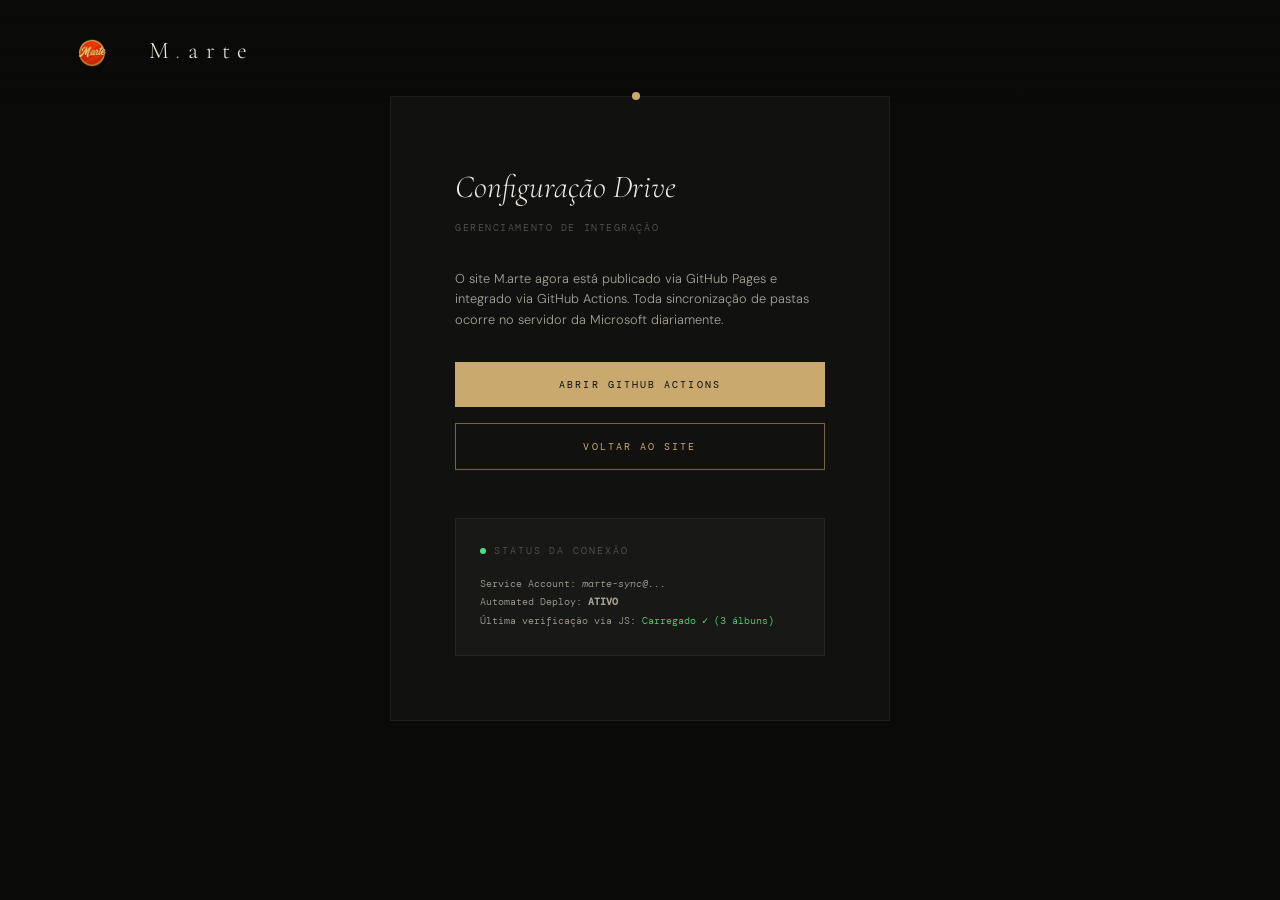
<file: admin.html>
<!DOCTYPE html>
<html lang="pt-BR">
<head>
<meta charset="UTF-8">
<meta name="viewport" content="width=device-width, initial-scale=1.0">
<title>Painel Sincronização — M.arte</title>
<link href="https://fonts.googleapis.com/css2?family=Cormorant+Garamond:ital,wght@0,300;0,400;0,600;1,300;1,400&family=DM+Sans:wght@300;400;500&family=DM+Mono:wght@300&display=swap" rel="stylesheet">
<link rel="stylesheet" href="assets/css/style.css">
<style>
  body {
    padding: 6rem 2rem;
    display: flex;
    justify-content: center;
  }
  .admin-panel {
    background: var(--bg2);
    border: 1px solid rgba(255,255,255,0.06);
    padding: 4rem;
    width: 100%;
    max-width: 500px;
  }
  .admin-title {
    font-family: var(--serif);
    font-size: 2rem;
    color: var(--cream);
    margin-bottom: 0.5rem;
    font-style: italic;
  }
  .admin-sub {
    font-family: var(--mono);
    font-size: 0.65rem;
    letter-spacing: 0.15em;
    color: var(--cream-mute);
    text-transform: uppercase;
    margin-bottom: 2rem;
  }
  .status-box {
    margin-top: 2rem;
    padding: 1.5rem;
    background: var(--bg3);
    border: 1px solid rgba(255,255,255,0.05);
  }
  .status-title {
    font-family: var(--mono);
    font-size: 0.6rem;
    letter-spacing: 0.2em;
    color: var(--cream-mute);
    text-transform: uppercase;
    margin-bottom: 1rem;
    display: flex;
    align-items: center;
    gap: 0.5rem;
  }
  .status-title .dot {
    width: 6px; height: 6px;
    border-radius: 50%;
    background: #4ade80;
    animation: pulse 2s infinite;
  }
  @keyframes pulse { 0%, 100% { opacity: 1; } 50% { opacity: 0.4; } }
  
  .btn {
    width: 100%;
    background: var(--gold);
    border: none;
    color: var(--bg);
    font-family: var(--mono);
    font-size: 0.65rem;
    letter-spacing: 0.2em;
    text-transform: uppercase;
    padding: 1rem;
    cursor: pointer;
    transition: opacity 0.3s;
    margin-bottom: 1rem;
  }
  .btn:hover { opacity: 0.85; }
  .btn-outline {
    background: transparent;
    border: 1px solid var(--gold-dim);
    color: var(--gold);
  }
  .btn-outline:hover {
    background: rgba(201,169,110,0.1);
  }
</style>
</head>
<body>
<!-- Poeira Dourada Global -->
<div class="dust" id="dust" style="z-index: -1;"></div>

<div class="cursor" id="cursor"></div>

<nav>
  <a href="index.html" class="nav-logo">
    <img src="assets/img/logo.png" alt="M.arte" style="height:32px; margin-right:15px; vertical-align:middle;">
    M<span>.</span>arte
  </a>
</nav>

<div class="admin-panel">
  <div class="admin-title">Configuração Drive</div>
  <div class="admin-sub">Gerenciamento de Integração</div>
  
  <p style="font-size: 0.8rem; color: var(--cream-dim); margin-bottom: 2rem; line-height: 1.6;">
    O site M.arte agora está publicado via GitHub Pages e integrado via GitHub Actions. Toda sincronização de pastas ocorre no servidor da Microsoft diariamente.
  </p>

  <button class="btn" onclick="window.open('https://github.com/igormecka/PORTIFOLIO-M.ARTE/actions', '_blank')">Abrir GitHub Actions</button>
  <button class="btn btn-outline" onclick="window.location.href='index.html'">Voltar ao Site</button>
  
  <div class="status-box">
    <div class="status-title"><div class="dot"></div> Status da Conexão</div>
    <div style="font-family: var(--mono); font-size: 0.65rem; color: var(--cream-dim); line-height: 1.8;">
      Service Account: <em>marte-sync@...</em><br>
      Automated Deploy: <strong>ATIVO</strong><br>
      Última verificação via JS: <span id="jsStatus"></span>
    </div>
  </div>
</div>

<script src="assets/js/drive_data.js"></script>
<script>
  // Dust particles
  function createDust() {
    const dustContainer = document.getElementById('dust');
    if(!dustContainer) return;
    for(let i=0; i<40; i++) {
        let p = document.createElement('div');
        p.className = 'dust-particle';
        let size = Math.random() * 3 + 1;
        p.style.width = size + 'px'; p.style.height = size + 'px';
        p.style.left = Math.random() * 100 + 'vw';
        p.style.animationDuration = (Math.random() * 15 + 10) + 's';
        p.style.animationDelay = (Math.random() * 10) + 's';
        dustContainer.appendChild(p);
    }
  }
  createDust();

  document.addEventListener('mousemove', e => {
    const cursor = document.getElementById('cursor');
    if(cursor) {
        cursor.style.left = e.clientX + 'px';
        cursor.style.top = e.clientY + 'px';
    }
  });

  const status = document.getElementById('jsStatus');
  if(typeof driveData !== 'undefined') {
      status.innerText = "Carregado ✓ (" + driveData.albums.length + " álbuns)";
      status.style.color = "#4ade80";
  } else {
      status.innerText = "FALHA - drive_data.js ausente";
      status.style.color = "#f87171";
  }
</script>
</body>
</html>
</file>
<file: assets/css/style.css>
*, *::before, *::after { margin: 0; padding: 0; box-sizing: border-box; }

  :root {
    --bg: #0a0a08;
    --bg2: #111110;
    --bg3: #181816;
    --cream: #f0ebe0;
    --cream-dim: #a8a398;
    --cream-mute: #5a5650;
    --gold: #c9a96e;
    --gold-dim: #7a6440;
    --white: #faf9f6;
    --serif: 'Cormorant Garamond', Georgia, serif;
    --sans: 'DM Sans', sans-serif;
    --mono: 'DM Mono', monospace;
    --transition: 0.6s cubic-bezier(0.16, 1, 0.3, 1);
  }

  html { scroll-behavior: smooth; }

  body {
    background: var(--bg);
    color: var(--cream);
    font-family: var(--sans);
    font-weight: 300;
    line-height: 1.6;
    overflow-x: hidden;
    cursor: none;
  }

  /* Custom cursor */
  .cursor {
    position: fixed;
    width: 8px; height: 8px;
    background: var(--gold);
    border-radius: 50%;
    pointer-events: none;
    z-index: 10000;
    transition: transform 0.15s ease, opacity 0.3s;
    transform: translate(-50%, -50%);
  }
  .cursor-ring {
    position: fixed;
    width: 32px; height: 32px;
    border: 1px solid rgba(201,169,110,0.4);
    border-radius: 50%;
    pointer-events: none;
    z-index: 9999;
    transition: transform 0.4s cubic-bezier(0.16,1,0.3,1), width 0.3s, height 0.3s, border-color 0.3s;
    transform: translate(-50%, -50%);
  }
  body:has(a:hover) .cursor-ring,
  body:has(button:hover) .cursor-ring {
    width: 48px; height: 48px;
    border-color: rgba(201,169,110,0.7);
  }

  /* Navigation */
  nav {
    position: fixed;
    top: 0; left: 0; right: 0;
    z-index: 100;
    display: flex;
    justify-content: space-between;
    align-items: center;
    padding: 2rem 4rem;
    mix-blend-mode: normal;
  }
  nav::before {
    content: '';
    position: absolute;
    inset: 0;
    background: linear-gradient(to bottom, rgba(10,10,8,0.9), transparent);
    pointer-events: none;
  }
  .nav-logo {
    font-family: var(--serif);
    font-size: 1.5rem;
    font-weight: 300;
    letter-spacing: 0.3em;
    color: var(--cream);
    text-decoration: none;
    position: relative;
  }
  .nav-logo span { color: var(--gold); font-style: italic; }
  .nav-links {
    display: flex;
    gap: 3rem;
    list-style: none;
    position: relative;
  }
  .nav-links a {
    font-family: var(--mono);
    font-size: 0.65rem;
    font-weight: 300;
    letter-spacing: 0.2em;
    color: var(--cream-dim);
    text-decoration: none;
    text-transform: uppercase;
    transition: color 0.3s;
  }
  .nav-links a:hover { color: var(--gold); }
  
  .menu-toggle {
    display: none;
    flex-direction: column;
    gap: 8px;
    background: none;
    border: none;
    cursor: pointer;
    padding: 10px;
    z-index: 1001;
  }
  .menu-toggle span {
    display: block;
    width: 24px;
    height: 1px;
    background: var(--gold);
    transition: 0.3s;
  }
  .menu-toggle.active span:nth-child(1) { transform: translateY(4.5px) rotate(45deg); }
  .menu-toggle.active span:nth-child(2) { transform: translateY(-4.5px) rotate(-45deg); }

  /* Hero */
  #hero {
    height: 100vh;
    position: relative;
    display: flex;
    align-items: flex-end;
    padding: 0 4rem 5rem;
    overflow: hidden;
  }
  .hero-slides {
    position: absolute;
    inset: 0;
    overflow: hidden;
  }
  
  /* MURAL BACKGROUND CON MASCARA SUAVE */
  .mural-bg {
    position: absolute; inset: 0;
    /* Degradê radial suave (blur mask) */
    mask-image: radial-gradient(ellipse 65% 85% at 50% 50%, rgba(0,0,0,1) 30%, rgba(0,0,0,0) 70%);
    -webkit-mask-image: radial-gradient(ellipse 65% 85% at 50% 50%, rgba(0,0,0,1) 30%, rgba(0,0,0,0) 70%);
    display: flex;
    align-items: center;
    justify-content: center;
    overflow: hidden;
  }
  .mural-track {
    display: flex;
    gap: 3vw;
    height: 70vh;
    animation: panTrack 200s linear infinite;
  }
  @keyframes panTrack {
    0% { transform: translateX(0); }
    100% { transform: translateX(-50%); }
  }
  .mural-img {
    height: 100%;
    width: auto;
    aspect-ratio: 4/5;
    object-fit: cover;
    filter: grayscale(100%) sepia(20%) contrast(1.1) brightness(0.6);
    transition: filter 1s ease;
  }
  .mural-img:hover {
     filter: grayscale(80%) sepia(20%) contrast(1.1) brightness(0.9);
  }
  
  .hero-huge-title {
    position: absolute;
    top: 50%; left: 50%;
    transform: translate(-50%, -50%);
    font-family: var(--serif);
    font-size: clamp(8rem, 20vw, 24rem);
    font-weight: 300;
    /* font-style: italic; */
    color: rgba(240, 235, 224, 0.95);
    white-space: nowrap;
    pointer-events: none;
    z-index: 10;
    mix-blend-mode: overlay;
  }
  
  /* DECORATIONS: Dust & Lines */
  .dust {
    position: fixed;
    inset: 0;
    pointer-events: none;
    z-index: -1;
    overflow: hidden;
  }
  .dust-particle {
    position: absolute;
    background: var(--gold);
    border-radius: 50%;
    opacity: 0;
    animation: floatDust linear infinite;
  }
  @keyframes floatDust {
    0% { transform: translateY(100vh) scale(0); opacity: 0; }
    20% { opacity: 0.6; }
    80% { opacity: 0; }
    100% { transform: translateY(-20vh) scale(1.5); opacity: 0; }
  }
  .deco-line-container {
    position: absolute;
    inset: 0;
    pointer-events: none;
    overflow: hidden;
  }
  .curved-line {
    fill: none;
    stroke: rgba(201,169,110,0.4);
    stroke-width: 1.5px;
    stroke-dasharray: 800 1200;
    animation: flowLine 30s linear infinite;
  }
  .curved-line-solid {
    fill: none;
    stroke: rgba(201,169,110,0.15);
    stroke-width: 1px;
  }
  .line-front {
    stroke: rgba(201,169,110,0.6);
    stroke-dasharray: 1000 2000;
    animation: flowLineReverse 40s linear infinite;
  }
  @keyframes flowLine {
    0% { stroke-dashoffset: 3000; }
    100% { stroke-dashoffset: 0; }
  }
  @keyframes flowLineReverse {
    0% { stroke-dashoffset: 0; }
    100% { stroke-dashoffset: 3000; }
  }

  /* Simulate photo content in slides */
  .hero-slide::before {
    content: attr(data-label);
    position: absolute;
    inset: 0;
    display: flex;
    align-items: center;
    justify-content: center;
    font-family: var(--serif);
    font-size: 8rem;
    font-style: italic;
    color: rgba(201,169,110,0.06);
    letter-spacing: 0.1em;
    z-index: 1;
  }

  .hero-content {
    position: relative;
    z-index: 2;
    display: flex;
    justify-content: space-between;
    align-items: flex-end;
    width: 100%;
  }
  .hero-title {
    font-family: var(--serif);
    font-size: clamp(4rem, 9vw, 8rem);
    font-weight: 300;
    line-height: 0.9;
    letter-spacing: -0.02em;
  }
  .hero-title em {
    font-style: italic;
    color: var(--gold);
    display: block;
  }
  .hero-right {
    display: flex;
    flex-direction: column;
    align-items: flex-end;
    gap: 2rem;
    padding-bottom: 0.5rem;
  }
  .hero-desc {
    font-family: var(--mono);
    font-size: 0.65rem;
    letter-spacing: 0.15em;
    color: var(--cream-dim);
    text-transform: uppercase;
    text-align: right;
    line-height: 2;
    max-width: 220px;
  }
  .hero-cta {
    display: inline-flex;
    align-items: center;
    gap: 1rem;
    border: 1px solid var(--gold-dim);
    color: var(--gold);
    font-family: var(--mono);
    font-size: 0.65rem;
    letter-spacing: 0.2em;
    text-transform: uppercase;
    text-decoration: none;
    padding: 1rem 2rem;
    transition: all 0.4s;
  }
  .hero-cta:hover {
    background: var(--gold);
    color: var(--bg);
    border-color: var(--gold);
  }

  /* Slide indicators */
  .slide-indicators {
    position: absolute;
    bottom: 5rem;
    left: 50%;
    transform: translateX(-50%);
    display: flex;
    gap: 8px;
    z-index: 3;
  }
  .slide-dot {
    width: 20px; height: 1px;
    background: var(--cream-mute);
    cursor: pointer;
    transition: all 0.4s;
  }
  .slide-dot.active {
    width: 40px;
    background: var(--gold);
  }

  /* Drive status bar */
  .drive-status {
    position: fixed;
    bottom: 2rem;
    right: 4rem;
    z-index: 50;
    display: flex;
    align-items: center;
    gap: 0.5rem;
    font-family: var(--mono);
    font-size: 0.6rem;
    letter-spacing: 0.1em;
    color: var(--cream-mute);
  }
  .drive-dot {
    width: 6px; height: 6px;
    border-radius: 50%;
    background: #4ade80;
    animation: pulse 2s infinite;
  }
  @keyframes pulse { 0%, 100% { opacity: 1; } 50% { opacity: 0.4; } }

  /* Section styles */
  section { padding: 8rem 4rem; }

  .section-label {
    font-family: var(--mono);
    font-size: 0.6rem;
    letter-spacing: 0.3em;
    color: var(--gold);
    text-transform: uppercase;
    margin-bottom: 1rem;
    display: flex;
    align-items: center;
    gap: 1rem;
  }
  .section-label::before {
    content: '';
    width: 40px; height: 1px;
    background: var(--gold-dim);
  }

  /* Drive Sync Badge */
  .drive-sync-badge { display: none; }

  /* Portfolio Layout Horizontal */
  #portfolio {
    padding: 8rem 0;
  }
  .portfolio-header {
    display: flex; justify-content: space-between; align-items: flex-end;
    margin-bottom: 4rem; padding: 0 4rem;
  }
  .portfolio-title {
    font-family: var(--serif);
    font-size: clamp(3rem, 6vw, 5rem);
    font-weight: 300;
    line-height: 1;
  }
  .portfolio-title em { font-style: italic; color: var(--gold); }
  .portfolio-count {
    font-family: var(--mono);
    font-size: 0.65rem;
    letter-spacing: 0.2em;
    color: var(--cream-mute);
    text-transform: uppercase;
    align-self: flex-end;
    padding-bottom: 0.3rem;
  }

  /* Wedding album grid */
  .albums-grid {
    display: flex;
    gap: 2.5rem;
    padding: 1rem 4rem 4rem 4rem;
    overflow-x: auto;
    scroll-snap-type: x mandatory;
    scrollbar-width: thin;
    scrollbar-color: var(--gold-dim) var(--bg2);
  }
  .albums-grid::-webkit-scrollbar { height: 6px; }
  .albums-grid::-webkit-scrollbar-track { background: var(--bg2); }
  .albums-grid::-webkit-scrollbar-thumb { background: var(--gold-dim); border-radius: 3px; }

  .album-card {
    min-width: 320px;
    max-width: 320px;
    height: 480px; 
    flex-shrink: 0;
    scroll-snap-align: start;
    text-decoration: none;
    display: block;
    position: relative;
    overflow: hidden;
    cursor: pointer;
    background: var(--bg3);
  }
  .album-card:nth-child(1) { grid-column: span 7; }
  .album-card:nth-child(2) { grid-column: span 5; }
  .album-card:nth-child(3) { grid-column: span 4; }
  .album-card:nth-child(4) { grid-column: span 4; }
  .album-card:nth-child(5) { grid-column: span 4; }
  .album-card:nth-child(6) { grid-column: span 6; }
  .album-card:nth-child(7) { grid-column: span 6; }

  .album-thumb {
    position: relative;
    overflow: hidden;
    width: 100%;
    height: 100%;
    background-size: cover;
    background-position: center;
    transition: transform var(--transition);
  }

  .album-thumb-bg {
    position: absolute;
    inset: 0;
    background-size: cover;
    background-position: center;
    transition: transform var(--transition);
  }
  .album-card:hover .album-thumb-bg { transform: scale(1.05); }

  /* Placeholder gradient backgrounds for album cards */
  .album-card:nth-child(1) .album-thumb-bg { background: linear-gradient(135deg, #2a1f0f 0%, #1a1208 50%, #0d0d0b 100%); }
  .album-card:nth-child(2) .album-thumb-bg { background: linear-gradient(225deg, #0f1520 0%, #0a1018 100%); }
  .album-card:nth-child(3) .album-thumb-bg { background: linear-gradient(45deg, #1a1212 0%, #261818 100%); }
  .album-card:nth-child(4) .album-thumb-bg { background: linear-gradient(135deg, #101a10 0%, #0d1a0d 100%); }
  .album-card:nth-child(5) .album-thumb-bg { background: linear-gradient(225deg, #1a1a0f 0%, #1a1208 100%); }
  .album-card:nth-child(6) .album-thumb-bg { background: linear-gradient(45deg, #1a0f15 0%, #2d1522 100%); }
  .album-card:nth-child(7) .album-thumb-bg { background: linear-gradient(135deg, #0f1a1a 0%, #0a1a1a 100%); }

  .album-thumb::after {
    content: '';
    position: absolute;
    inset: 0;
    background: linear-gradient(to top, rgba(10,10,8,0.9) 0%, rgba(10,10,8,0.1) 60%);
    transition: opacity var(--transition);
  }
  .album-card:hover .album-thumb::after { opacity: 0.7; }

  /* Photo icon placeholder */
  .album-thumb-icon {
    position: absolute;
    z-index: 2;
    font-family: var(--serif);
    font-size: 4rem;
    font-style: italic;
    color: rgba(201,169,110,0.15);
    letter-spacing: 0.1em;
    pointer-events: none;
  }

  .album-info {
    position: absolute;
    bottom: 0; left: 0; right: 0;
    padding: 2rem;
    z-index: 3;
    transform: translateY(4px);
    transition: transform var(--transition);
  }
  .album-card:hover .album-info { transform: translateY(0); }
  .album-name {
    font-family: var(--serif);
    font-size: 1.4rem;
    font-weight: 300;
    color: var(--cream);
    line-height: 1.2;
  }
  .album-meta {
    font-family: var(--mono);
    font-size: 0.6rem;
    letter-spacing: 0.2em;
    color: var(--cream-mute);
    text-transform: uppercase;
    margin-top: 0.5rem;
    opacity: 0;
    transition: opacity var(--transition);
  }
  .album-card:hover .album-meta { opacity: 1; }

  .album-arrow {
    position: absolute;
    top: 1.5rem; right: 1.5rem;
    width: 36px; height: 36px;
    border: 1px solid rgba(201,169,110,0.3);
    display: flex;
    align-items: center;
    justify-content: center;
    color: var(--gold);
    font-size: 0.8rem;
    z-index: 3;
    opacity: 0;
    transition: opacity var(--transition), background var(--transition);
  }
  .album-card:hover .album-arrow {
    opacity: 1;
    background: rgba(201,169,110,0.1);
  }

  /* Drive sync indicator on portfolio */
  .drive-sync-badge {
    display: inline-flex;
    align-items: center;
    gap: 0.5rem;
    border: 1px solid rgba(201,169,110,0.2);
    padding: 0.4rem 0.8rem;
    font-family: var(--mono);
    font-size: 0.55rem;
    letter-spacing: 0.15em;
    color: var(--cream-mute);
    text-transform: uppercase;
    margin-bottom: 2rem;
  }
  .drive-sync-badge .dot { width: 5px; height: 5px; border-radius: 50%; background: #4ade80; }

  /* Loading skeleton */
  .album-skeleton {
    background: var(--bg3);
    border: 1px dashed var(--cream-mute);
    opacity: 0.3;
    display: flex;
    align-items: center;
    justify-content: center;
  }
  .album-skeleton span {
    font-family: var(--mono);
    font-size: 0.6rem;
    letter-spacing: 0.2em;
    color: var(--cream-mute);
    text-transform: uppercase;
  }

  /* Individual wedding page */
  #wedding-page {
    display: none;
    position: fixed;
    inset: 0;
    background: var(--bg);
    z-index: 200;
    overflow-y: auto;
  }
  #wedding-page.open { display: block; }

  .wedding-hero {
    height: 40vh;
    position: relative;
    display: flex;
    align-items: flex-end;
    padding: 4rem;
    background: linear-gradient(135deg, #1a1208, #0a0a08);
  }
  .wedding-hero::after {
    content: '';
    position: absolute;
    inset: 0;
    background: linear-gradient(to top, rgba(10,10,8,1) 0%, rgba(10,10,8,0.3) 70%);
  }
  .wedding-hero-content { position: relative; z-index: 2; }
  .back-btn {
    position: absolute;
    top: 2rem; left: 4rem;
    z-index: 3;
    font-family: var(--mono);
    font-size: 0.65rem;
    letter-spacing: 0.2em;
    color: var(--cream-dim);
    text-transform: uppercase;
    cursor: pointer;
    display: flex;
    align-items: center;
    gap: 0.8rem;
    border: none;
    background: none;
    transition: color 0.3s;
  }
  .back-btn:hover { color: var(--gold); }
  .back-btn::before { content: '\2190 '; }

  .wedding-title-page {
    font-family: var(--serif);
    font-size: clamp(3rem, 7vw, 6rem);
    font-weight: 300;
    line-height: 0.95;
  }
  .wedding-title-page em { font-style: italic; color: var(--gold); }
  .wedding-date-page {
    font-family: var(--mono);
    font-size: 0.65rem;
    letter-spacing: 0.3em;
    color: var(--cream-mute);
    text-transform: uppercase;
    margin-top: 1rem;
  }

  /* Photo grid inside wedding page */
  .photos-grid {
    padding: 4rem;
    columns: 3;
    gap: 1rem;
  }
  .photo-item {
    break-inside: avoid;
    margin-bottom: 1rem;
    overflow: hidden;
    cursor: zoom-in;
  }
  .photo-item img {
    width: 100%;
    display: block;
    filter: brightness(0.85);
    transition: filter var(--transition), transform var(--transition);
  }
  .photo-item:hover img { filter: brightness(1); transform: scale(1.02); }

  /* Photo placeholder */
  .photo-placeholder {
    break-inside: avoid;
    margin-bottom: 1rem;
    overflow: hidden;
    position: relative;
  }
  .photo-placeholder-inner {
    background: var(--bg3);
    display: flex;
    align-items: center;
    justify-content: center;
    font-family: var(--mono);
    font-size: 0.6rem;
    letter-spacing: 0.1em;
    color: var(--cream-mute);
    border: 1px solid rgba(255,255,255,0.05);
    transition: border-color 0.3s;
  }
  .photo-placeholder-inner:hover { border-color: rgba(201,169,110,0.2); }

  /* Lightbox */
  .lightbox {
    position: fixed;
    inset: 0;
    background: rgba(10,10,8,0.98);
    display: none;
    justify-content: center;
    align-items: center;
    z-index: 9999;
    opacity: 0;
    transition: opacity 0.3s;
    backdrop-filter: blur(10px);
  }
  .lightbox.open {
    display: flex;
    opacity: 1;
  }
  .lightbox img.active {
    max-width: 90%;
    max-height: 80vh;
    box-shadow: 0 20px 50px rgba(0,0,0,0.5);
    border-radius: 2px;
    object-fit: contain;
  }
  .lightbox-close {
    position: absolute;
    top: 2rem; right: 4rem;
    background: none;
    border: none;
    color: var(--cream);
    font-family: var(--mono);
    font-size: 0.65rem;
    letter-spacing: 0.2em;
    text-transform: uppercase;
    cursor: pointer;
    z-index: 10;
  }
  .lightbox-close:hover { color: var(--gold); }
  
  /* Lightbox Slider Controls */
  .lightbox-btn {
    position: absolute;
    top: 50%;
    transform: translateY(-50%);
    background: rgba(10,10,8,0.5);
    border: 1px solid rgba(255,255,255,0.1);
    color: var(--gold);
    width: 50px; height: 50px;
    border-radius: 50%;
    display: flex; justify-content: center; align-items: center;
    cursor: pointer;
    z-index: 10;
    transition: all 0.3s;
    font-size: 1.2rem;
  }
  .lightbox-btn:hover { background: rgba(201,169,110,0.2); border-color: var(--gold); }
  .lightbox-prev { left: 2rem; }
  .lightbox-next { right: 2rem; }
  
  .lightbox-thumbnails {
    position: absolute;
    bottom: 2rem;
    left: 50%;
    transform: translateX(-50%);
    display: flex;
    gap: 0.5rem;
    max-width: 80vw;
    overflow-x: auto;
    padding: 0.5rem;
    z-index: 10;
  }
  .lightbox-thumbnails::-webkit-scrollbar { display: none; }
  .lb-thumb {
    width: 60px; height: 40px;
    object-fit: cover;
    opacity: 0.4;
    cursor: pointer;
    border-radius: 2px;
    transition: opacity 0.3s, border 0.3s;
    border: 1px solid transparent;
  }
  .lb-thumb.active, .lb-thumb:hover {
    opacity: 1;
    border-color: var(--gold);
  }

  /* About section */
  #sobre {
    background: var(--bg2);
    display: grid;
    grid-template-columns: 1fr 1fr;
    gap: 6rem;
    align-items: center;
  }
  .sobre-image {
    width: 100%;
    max-width: 380px;
    height: 475px;
    background: linear-gradient(135deg, #1a1208, #2d1f0a 50%, #0a0a08);
    position: relative;
    overflow: hidden;
    max-width: 380px;
    margin: 0 auto;
    border-radius: 2px;
    border: 1px solid rgba(201,169,110,0.15);
    box-shadow: 0 20px 40px rgba(0,0,0,0.5);
  }
  .sobre-image::before {
    content: '"';
    position: absolute;
    bottom: -0.2em;
    right: 0.1em;
    font-family: var(--serif);
    font-size: 20rem;
    color: rgba(201,169,110,0.05);
    line-height: 1;
  }
  .sobre-quote {
    font-family: var(--serif);
    font-size: clamp(1.8rem, 3vw, 2.8rem);
    font-weight: 300;
    font-style: italic;
    line-height: 1.3;
    color: var(--cream);
    margin-bottom: 2rem;
  }
  .sobre-quote em { color: var(--gold); }
  .sobre-body {
    font-size: 0.9rem;
    color: var(--cream-dim);
    line-height: 1.8;
    margin-bottom: 2.5rem;
  }
  .sobre-stats {
    display: grid;
    grid-template-columns: repeat(3, 1fr);
    gap: 2rem;
    border-top: 1px solid rgba(255,255,255,0.06);
    padding-top: 2rem;
  }
  .stat-num {
    font-family: var(--serif);
    font-size: 2.5rem;
    font-weight: 300;
    color: var(--cream);
    line-height: 1;
  }
  .stat-num em { font-style: italic; color: var(--gold); }
  .stat-label {
    font-family: var(--mono);
    font-size: 0.6rem;
    letter-spacing: 0.2em;
    color: var(--cream-mute);
    text-transform: uppercase;
    margin-top: 0.3rem;
  }

  /* Contact section */
  #contato {
    background: var(--bg);
    text-align: center;
    padding: 10rem 4rem;
    position: relative;
    overflow: hidden;
  }
  #contato::before {
    content: 'M';
    position: absolute;
    top: 50%;
    left: 50%;
    transform: translate(-50%, -50%);
    font-family: var(--serif);
    font-size: 40vw;
    font-style: italic;
    color: rgba(201,169,110,0.02);
    line-height: 1;
    pointer-events: none;
  }
  .contato-title {
    font-family: var(--serif);
    font-size: clamp(3rem, 7vw, 6rem);
    font-weight: 300;
    line-height: 0.95;
    margin-bottom: 2rem;
    position: relative;
    z-index: 1;
  }
  .contato-title em { font-style: italic; color: var(--gold); }
  .contato-subtitle {
    font-family: var(--mono);
    font-size: 0.65rem;
    letter-spacing: 0.25em;
    color: var(--cream-mute);
    text-transform: uppercase;
    margin-bottom: 4rem;
    position: relative;
    z-index: 1;
  }
  .contato-links {
    display: flex;
    justify-content: center;
    gap: 2rem;
    flex-wrap: wrap;
    position: relative;
    z-index: 1;
  }
  .contato-link {
    display: inline-flex;
    align-items: center;
    gap: 1rem;
    border: 1px solid var(--cream-mute);
    color: var(--cream-dim);
    font-family: var(--mono);
    font-size: 0.65rem;
    letter-spacing: 0.2em;
    text-transform: uppercase;
    text-decoration: none;
    padding: 1.2rem 2.5rem;
    transition: all 0.4s;
  }
  .contato-link:hover {
    border-color: var(--gold);
    color: var(--gold);
  }
  .contato-link.primary {
    background: var(--gold);
    border-color: var(--gold);
    color: var(--bg);
  }
  .contato-link.primary:hover {
    background: transparent;
    color: var(--gold);
  }

  /* Footer */
  footer {
    border-top: 1px solid rgba(255,255,255,0.05);
    padding: 2rem 4rem;
    display: flex;
    justify-content: space-between;
    align-items: center;
  }
  .footer-logo {
    font-family: var(--serif);
    font-size: 1rem;
    font-weight: 300;
    letter-spacing: 0.3em;
    color: var(--cream-mute);
  }
  .footer-logo span { color: var(--gold); font-style: italic; }
  .footer-copy {
    font-family: var(--mono);
    font-size: 0.55rem;
    letter-spacing: 0.15em;
    color: var(--cream-mute);
    text-transform: uppercase;
  }

  /* Animations */
  @keyframes fadeUp {
    from { opacity: 0; transform: translateY(30px); }
    to { opacity: 1; transform: translateY(0); }
  }
  .animate-up {
    opacity: 0;
    animation: fadeUp 1s var(--transition) forwards;
  }
  .delay-1 { animation-delay: 0.2s; }
  .delay-2 { animation-delay: 0.4s; }
  .delay-3 { animation-delay: 0.6s; }
  .delay-4 { animation-delay: 0.8s; }

  /* Scroll reveal */
  .reveal {
    opacity: 0;
    transform: translateY(40px);
    transition: opacity 0.9s var(--transition), transform 0.9s var(--transition);
  }
  .reveal.visible {
    opacity: 1;
    transform: translateY(0);
  }

  /* Line separator */
  .line-sep {
    width: 100%;
    height: 1px;
    background: rgba(255,255,255,0.05);
    margin: 0;
  }

  /* Drive integration UI */
  .drive-config {
    position: fixed;
    top: 0; right: 0;
    width: 380px;
    height: 100vh;
    background: var(--bg2);
    border-left: 1px solid rgba(255,255,255,0.06);
    z-index: 150;
    transform: translateX(100%);
    transition: transform var(--transition);
    overflow-y: auto;
    padding: 3rem 2rem;
  }
  .drive-config.open { transform: translateX(0); }
  .drive-config-title {
    font-family: var(--serif);
    font-size: 1.5rem;
    font-style: italic;
    color: var(--cream);
    margin-bottom: 0.5rem;
  }
  .drive-config-sub {
    font-family: var(--mono);
    font-size: 0.6rem;
    letter-spacing: 0.15em;
    color: var(--cream-mute);
    text-transform: uppercase;
    margin-bottom: 2rem;
  }
  .config-field {
    margin-bottom: 1.5rem;
  }
  .config-label {
    font-family: var(--mono);
    font-size: 0.6rem;
    letter-spacing: 0.15em;
    color: var(--cream-mute);
    text-transform: uppercase;
    margin-bottom: 0.5rem;
    display: block;
  }
  .config-input {
    width: 100%;
    background: var(--bg3);
    border: 1px solid rgba(255,255,255,0.08);
    color: var(--cream);
    font-family: var(--mono);
    font-size: 0.75rem;
    padding: 0.8rem 1rem;
    outline: none;
    transition: border-color 0.3s;
  }
  .config-input:focus { border-color: var(--gold-dim); }
  .config-btn {
    width: 100%;
    background: var(--gold);
    border: none;
    color: var(--bg);
    font-family: var(--mono);
    font-size: 0.65rem;
    letter-spacing: 0.2em;
    text-transform: uppercase;
    padding: 1rem;
    cursor: pointer;
    margin-top: 0.5rem;
    transition: opacity 0.3s;
  }
  .config-btn:hover { opacity: 0.85; }
  .config-btn-sec {
    width: 100%;
    background: transparent;
    border: 1px solid rgba(255,255,255,0.1);
    color: var(--cream-mute);
    font-family: var(--mono);
    font-size: 0.6rem;
    letter-spacing: 0.2em;
    text-transform: uppercase;
    padding: 0.8rem;
    cursor: pointer;
    margin-top: 0.5rem;
    transition: all 0.3s;
  }
  .config-btn-sec:hover { border-color: var(--gold-dim); color: var(--gold); }
  .config-close {
    position: absolute;
    top: 1.5rem; right: 1.5rem;
    background: none;
    border: none;
    color: var(--cream-mute);
    font-family: var(--mono);
    font-size: 0.6rem;
    letter-spacing: 0.2em;
    text-transform: uppercase;
    cursor: pointer;
  }
  .config-status {
    margin-top: 2rem;
    padding: 1rem;
    background: var(--bg3);
    border: 1px solid rgba(255,255,255,0.05);
  }
  .config-status-title {
    font-family: var(--mono);
    font-size: 0.6rem;
    letter-spacing: 0.2em;
    color: var(--cream-mute);
    text-transform: uppercase;
    margin-bottom: 0.5rem;
  }
  .folder-list {
    list-style: none;
    margin-top: 0.5rem;
  }
  .folder-list li {
    font-family: var(--mono);
    font-size: 0.65rem;
    color: var(--cream-dim);
    padding: 0.3rem 0;
    border-bottom: 1px solid rgba(255,255,255,0.04);
    display: flex;
    align-items: center;
    gap: 0.5rem;
  }
  .folder-list li::before { content: 'â†³'; color: var(--gold-dim); }
  .folder-list li span { color: var(--cream-mute); font-size: 0.55rem; margin-left: auto; }

  /* Settings button */
  .settings-btn {
    position: fixed;
    bottom: 2rem;
    left: 4rem;
    z-index: 50;
    border: 1px solid rgba(255,255,255,0.1);
    background: var(--bg2);
    color: var(--cream-mute);
    font-family: var(--mono);
    font-size: 0.6rem;
    letter-spacing: 0.15em;
    text-transform: uppercase;
    padding: 0.6rem 1rem;
    cursor: pointer;
    transition: all 0.3s;
    display: flex;
    align-items: center;
    gap: 0.5rem;
  }
  .settings-btn:hover { border-color: var(--gold-dim); color: var(--gold); }

  /* Video badge */
  .video-badge {
    position: absolute;
    top: 1.5rem;
    left: 1.5rem;
    z-index: 4;
    background: rgba(201,169,110,0.15);
    border: 1px solid var(--gold-dim);
    color: var(--gold);
    font-family: var(--mono);
    font-size: 0.55rem;
    letter-spacing: 0.2em;
    text-transform: uppercase;
    padding: 0.3rem 0.7rem;
    display: flex;
    align-items: center;
    gap: 0.4rem;
  }
  .video-badge::before {
    content: 'â–¶';
    font-size: 0.5rem;
  }

  /* Horizontal rule gold */
  .hr-gold {
    border: none;
    border-top: 1px solid var(--gold-dim);
    margin: 1.5rem 0;
    opacity: 0.4;
  }

  @media (max-width: 900px) {
    /* Blindagem contra scroll horizontal */
    html, body { overflow-x: hidden; width: 100%; position: relative; cursor: auto !important; }
    .cursor, .cursor-ring { display: none !important; }

    nav { padding: 1.5rem 1.5rem; }
    .menu-toggle { display: flex; }
    
    .nav-links { 
      position: fixed;
      top: 0; right: 0;
      width: 100%; height: 100vh;
      background: var(--bg);
      flex-direction: column;
      justify-content: center;
      align-items: center;
      gap: 2.5rem;
      transform: translateX(100%);
      transition: transform 0.5s cubic-bezier(0.16, 1, 0.3, 1);
      z-index: 1000;
    }
    .nav-links.active { transform: translateX(0); }
    .nav-links a { font-size: 1.2rem; }

    section { padding: 4rem 1.5rem; overflow: hidden; }
    #hero { padding: 0 1.5rem 4rem; overflow: hidden; }
    
    /* Título gigante que não vaza */
    .hero-huge-title { 
      font-size: 5rem; 
      white-space: normal; 
      text-align: center;
      width: 90%;
      top: 40%;
      left: 50%;
      transform: translate(-50%, -50%);
    }
    .hero-title { font-size: 2.6rem; max-width: 100%; }
    
    /* Grid de álbuns ajustado para touch */
    .albums-grid { 
      padding: 1rem 1.5rem 4rem; 
      gap: 1.2rem;
    }
    .album-card { min-width: 270px; height: 400px; }
    
    /* Seção Sobre Limpa */
    #sobre { 
      display: flex;
      flex-direction: column;
      align-items: center;
      text-align: center;
      gap: 2.5rem;
    }
    .sobre-image { 
      width: 85%;
      max-width: 280px;
      height: 360px;
      margin: 0 auto;
      border: 1px solid rgba(201,169,110,0.2);
    }
    .sobre-text { width: 100%; padding: 0; }
    .sobre-quote { font-size: 1.4rem; margin-bottom: 1.5rem; line-height: 1.4; padding: 0 0.5rem; }
    .sobre-body { font-size: 0.85rem; }

    .portfolio-header { padding: 0 1.5rem; margin-bottom: 2rem; }
    
    .contato-links { flex-direction: column; gap: 1rem; width: 100%; }
    .contato-link { width: 100%; text-align: center; padding: 1.2rem; }

    .photos-grid { columns: 1; padding: 1rem; }
    footer { flex-direction: column; gap: 1.5rem; text-align: center; padding: 3rem 1.5rem; }
  }
</file>
